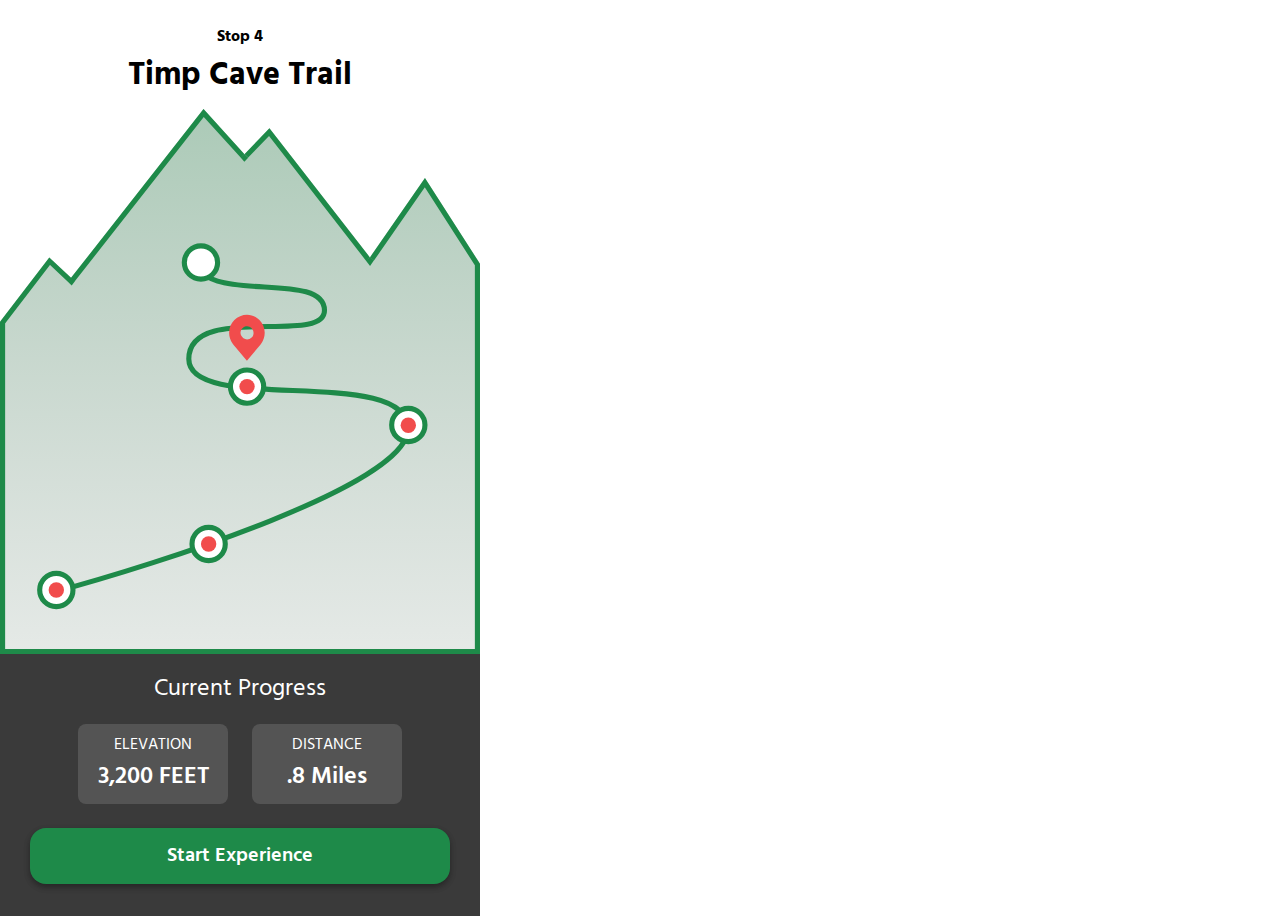
<file: index.html>
<!DOCTYPE html>
<html lang="en">
<head>
    <meta charset="UTF-8">
    <meta http-equiv="X-UA-Compatible" content="IE=edge">
    <meta name="viewport" content="width=device-width, initial-scale=1.0">
    <link rel="stylesheet" href="./css/style.css">
    <title>Word Scramble Test</title>
</head>
<body>
    <!-- Heading -->
    <h2 class="progress-heading-stop">Stop 4</h2>
    <h1 class="progress-heading">Timp Cave Trail</h1>

    <!-- Mountain progress svg -->
    <img class="progress-image" src="./assets/Trail4.svg" alt="Trail Progress: Stop 4">

    <!-- Current Progress -->
    <div class="current-progress-container">
        <h2>Current Progress</h2>

        <div class="current-progress-info">
            <div class="current-progress-elevation">
                <p>ELEVATION</p>
                <p class="current-progress-number">3,200 FEET</p>
            </div>
            <div class="current-progress-distance">
                <p>DISTANCE</p>
                <p class="current-progress-number">.8 Miles</p>
            </div>
        </div>

        <a class="start-exp-btn" href="word-scramble2.html">Start Experience</a>
    </div>
</body>
</html>
</file>
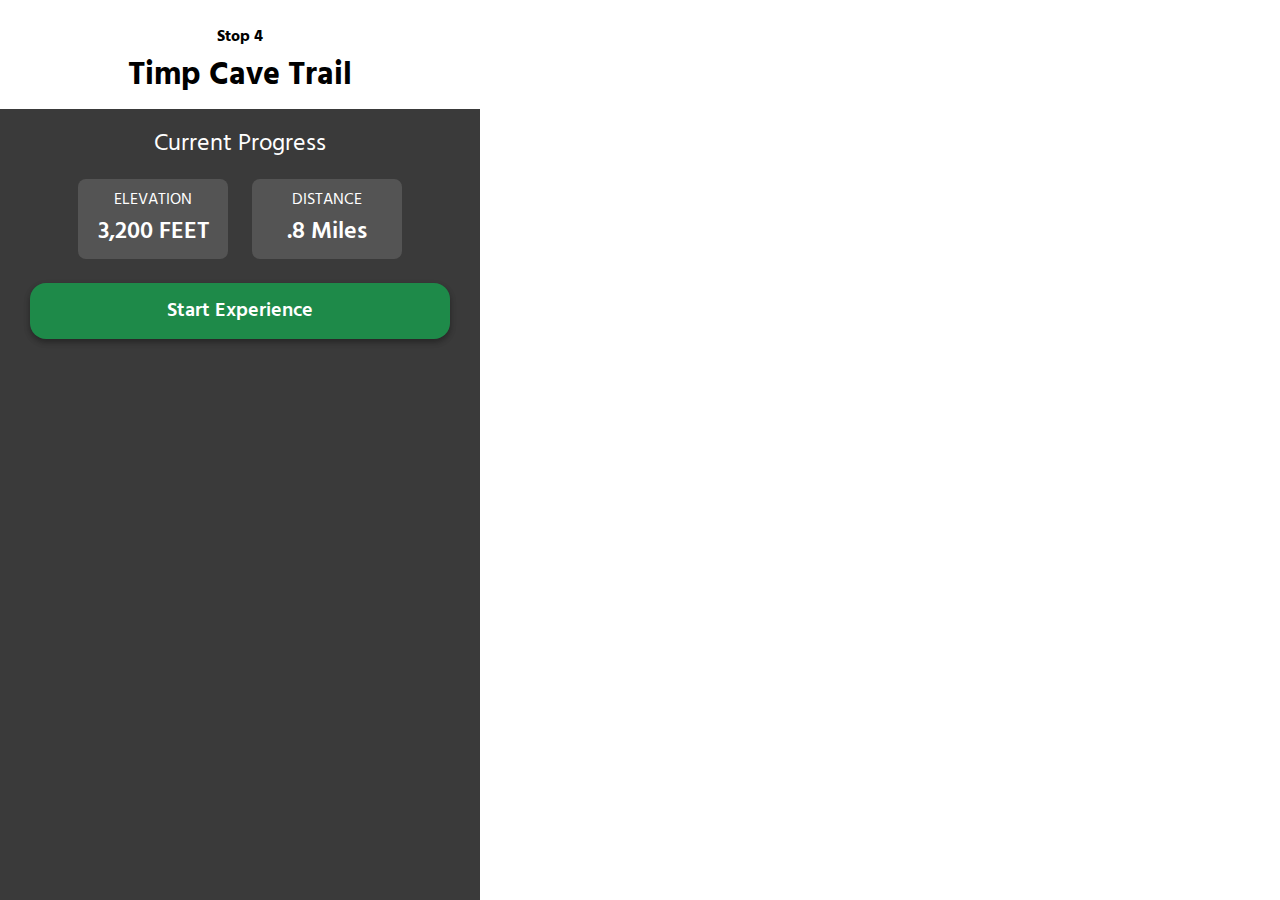
<file: word-scramble.html>
<!DOCTYPE html>
<html lang="en">
<head>
    <meta charset="UTF-8">
    <meta http-equiv="X-UA-Compatible" content="IE=edge">
    <meta name="viewport" content="width=device-width, initial-scale=1.0">
    <link rel="stylesheet" href="./css/style.css">
    <title>Word Scramble Test</title>
</head>
<body>
    <!-- Heading -->
    <h2 class="progress-heading-stop">Stop 4</h2>
    <h1 class="progress-heading">Timp Cave Trail</h1>

    <!-- Mountain progress svg -->
    <!-- <img class="progress-image" src="./assets/Trail4.svg" alt="Trail Progress: Stop 4"> -->

    <!-- Current Progress -->
    <div class="current-progress-container">
        <h2>Current Progress</h2>

        <div class="current-progress-info">
            <div class="current-progress-elevation">
                <p>ELEVATION</p>
                <p class="current-progress-number">3,200 FEET</p>
            </div>
            <div class="current-progress-distance">
                <p>DISTANCE</p>
                <p class="current-progress-number">.8 Miles</p>
            </div>
        </div>

        <a class="start-exp-btn" href="word-scramble2.html">Start Experience</a>
    </div>
</body>
</html>
</file>
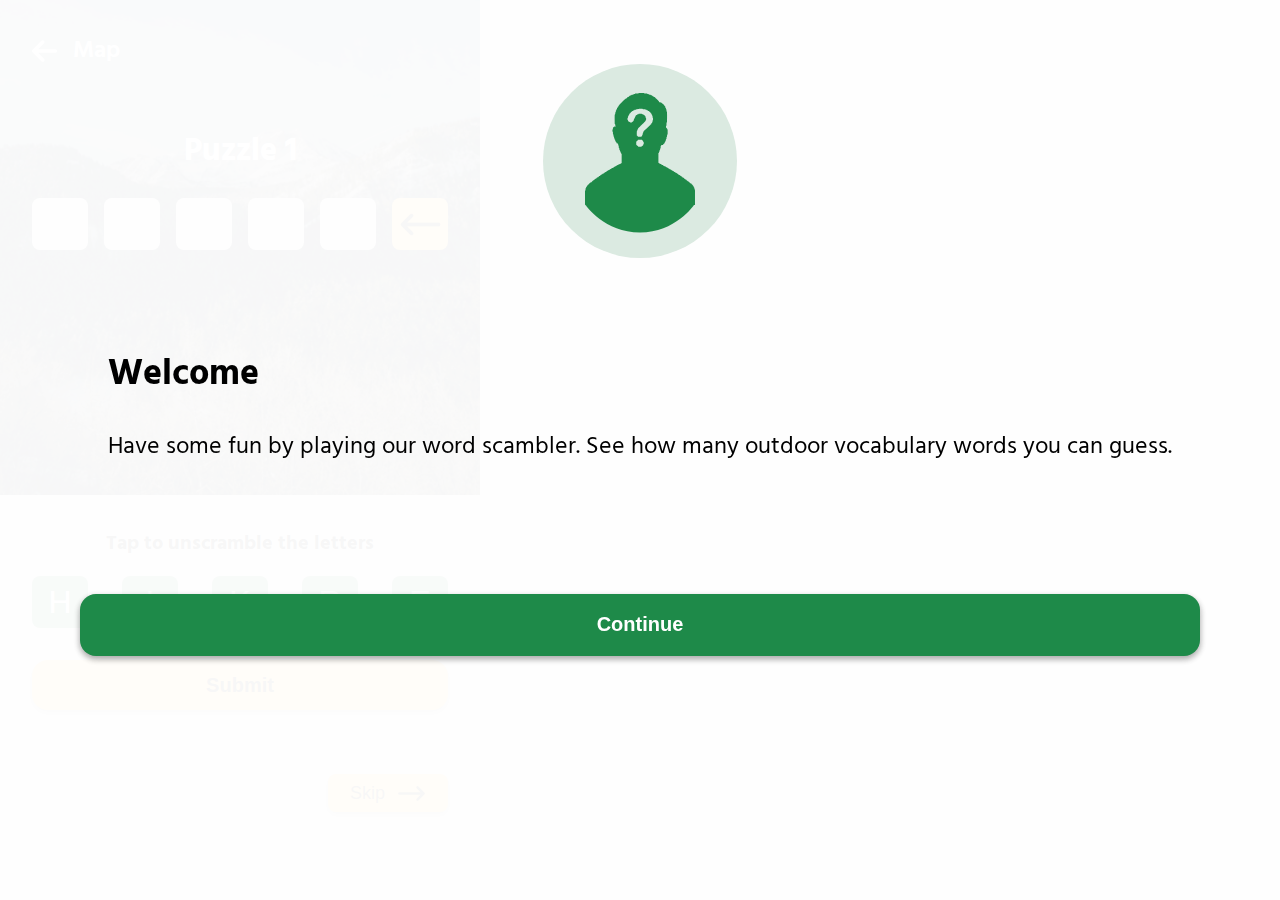
<file: word-scramble2.html>
<!DOCTYPE html>
<html lang="en">
<head>
    <meta charset="UTF-8">
    <meta http-equiv="X-UA-Compatible" content="IE=edge">
    <meta name="viewport" content="width=device-width, initial-scale=1.0">
    <link rel="stylesheet" href="./css/word-scramble.css">
    <title>Word Scramble Test - Page 2</title>
</head>
<body>
    

    <div class="game-container">
        <div class="word-guess-container">
            <div class="back-to-map-container">
                <a href="./index.html">
                    <img src="../assets/arrow-left-solid.svg" alt="Back arrow">
                    Map
                </a>
            </div>

            <h1 id="puzzle-number">Puzzle 1</h1>
            <div class="word-guess-row">
                <div class="letter-tile" id="letter-tile1"></div>
                <div class="letter-tile" id="letter-tile2"></div>
                <div class="letter-tile" id="letter-tile3"></div>
                <div class="letter-tile" id="letter-tile4"></div>
                <div class="letter-tile" id="letter-tile5"></div>
                <button id="backspace-btn">
                    <img src="./assets/backspace-arrow.svg" alt="Backspace arrow">
                </button>
            </div>
        </div>

        <div class="scrambled-letters-container">
            <h2>Tap to unscramble the letters</h2>
            <div class="scrambled-letters-row">
                <button class="letter-btn" id="letter-btn1"></button>
                <button class="letter-btn" id="letter-btn2"></button>
                <button class="letter-btn" id="letter-btn3"></button>
                <button class="letter-btn" id="letter-btn4"></button>
                <button class="letter-btn" id="letter-btn5"></button>
            </div>

            <button id="submit-guess-btn">Submit</button>
            <div class="skip-word-btn-container">
                <button id="skip-word-btn">
                    Skip 
                    <img src="./assets/skip-arrow.svg" alt="Skip Arrow">
                </button>
            </div>
            
        </div>
    </div>


    <!-- Welcome Modal -->
    <div class="modal" id="welcome-modal">
        <div class="modal-content">
            <img src="./assets/word-scramble.svg" alt="Word Scramble Graphic">

            <div class="modal-content-text">
                <h1>Welcome</h1>
                <p>Have some fun by playing our word scambler. See how many outdoor vocabulary words you can guess.</p>
            </div>

            <button id="close-modal-btn">Continue</button>
        </div>
    </div>

    <!-- Success Modal -->
    <div class="modal" id="success-modal">
        <div class="modal-content">
            <img src="./assets/thumbs-up.svg" alt="Thumbs Up Graphic">

            <div class="modal-content-text">
                <h1>Awesome Job!</h1>
                <p>You guessed the word correctly! You are crushing it!</p>
            </div>

            <button id="next-word-btn">Next Word</button>
        </div>
    </div>

    <!-- Try Again Modal -->
    <div class="modal" id="try-again-modal">
        <div class="modal-content">
            <img src="./assets/thumbs-down.svg" alt="Thumbs Down Graphic">

            <div class="modal-content-text">
                <h1>So Close!</h1>
                <p>You guessed the word incorrectly. You are almost there. Don't give up!</p>
            </div>

            <button id="try-again-btn">Try Again</button>
        </div>
    </div>

    <!-- Score Modal -->
    <div class="modal" id="score-modal">
        <div class="modal-content">
            <img src="./assets/trophy.svg" alt="Thumbs Down Graphic">

            <div class="modal-content-text">
                <h1 id="final-score"></h1>
                <p>Thank you for playing! Feel free to click the button below and try again!</p>
            </div>

            <button id="refresh-btn">Play Again</button>
        </div>
    </div>

    <script src="./js/word-scramble.js"></script>
</body>
</html>
</file>
<file: css/style.css>
@import url('https://fonts.googleapis.com/css2?family=Hind:wght@400;600&display=swap');

* {
    box-sizing: border-box;
}

body {
    display: flex;
    flex-direction: column;
    align-items: center;
    font-family: 'Hind', sans-serif;
    height: 100vh;
    max-width: 480px;
    margin: 0;
}

.progress-heading-stop {
    font-size: 1rem;
    margin: 1.5rem 0 0 0;
}
.progress-heading {
    margin: 0 0 .5rem 0;
}

.progress-image {
    width: 100%;
}

.current-progress-container {
    display: flex;
    flex-direction: column;
    align-items: center;
    width: 100%;
    height: inherit;
    background-color: #3a3a3a;
    color: #fff;
}
.current-progress-container h2 {
    font-weight: 400;
    margin: 1rem 0 1rem 0;
}
.current-progress-info {
    display: flex;
    justify-content: space-between;
    margin: 0 0 1.5rem 0;
    padding: 0;
}
.current-progress-info div {
    display: flex;
    flex-direction: column;
    align-items: center;
    margin: 0 .75rem;
    padding: .5rem 1rem;
    width: 150px;
    border-radius: 8px;
    background-color: rgba(196, 196, 196, .19);
}
.current-progress-info div p {
    margin: 0;
    text-align: center;
}
.current-progress-number {
    font-size: 24px;
    font-weight: 600;
}

.start-exp-btn {
    text-decoration: none;
    padding: .75rem;
    margin-bottom: 2rem;
    width: 87.5%;
    border-radius: 16px;
    background-color: #1E8A49;
    color: #fff;
    font-size: 20px;
    font-weight: 600;
    text-align: center;
    box-shadow: rgba(0, 0, 0, 0.16) 0px 3px 6px, rgba(0, 0, 0, 0.23) 0px 3px 6px;
}



/* Media Queries */
@media only screen and (max-width: 330px) {
    .current-progress-info div {
        width: 60%;
    }
}
</file>
<file: css/word-scramble.css>
@import url('https://fonts.googleapis.com/css2?family=Hind:wght@400;600&display=swap');

* {
    box-sizing: border-box;
}

body {
    display: flex;
    flex-direction: column;
    align-items: center;
    font-family: 'Hind', sans-serif;
    height: 100vh;
    max-width: 480px;
    margin: 0;
    background-color: #e0e0e0;
    color: #fff;
}

.modal {
    display: block;
    position: fixed;
    z-index: 99;
    left: 0;
    top: 0;
    width: 100%;
    height: 100%;
    overflow: auto;
    background-color: rgba(255, 255, 255, 0.97);
    color: #000;
}
.modal-content {
    display: flex;
    flex-direction: column;
    align-items: center;
    margin: 0;
    padding: 0;
}
.modal-content img {
    margin: 4rem 0;
}
.modal-content-text {
    display: flex;
    flex-direction: column;
    margin: 0 2rem;
}
.modal-content-text h1 {
    font-size: 36px;
}
.modal-content-text p {
    font-size: 24px;
    margin: 0;
}
.modal-content button {
    margin: 8rem 0 3rem 0;
    padding: 1.2rem;
    width: 87.5%;
    border: none;
    border-radius: 16px;
    background-color: #1E8A49;
    color: #fff;
    font-size: 20px;
    font-weight: 600;
    text-align: center;
    box-shadow: rgba(0, 0, 0, 0.16) 0px 3px 6px, rgba(0, 0, 0, 0.23) 0px 3px 6px;
}
#success-modal, #try-again-modal, #score-modal {
    display: none;
}
/* fade out animation when modal is closed */
.fade-out {
    animation: fadeOut .3s linear;
}
@keyframes fadeOut {
    0% { opacity: 1;}
    50% { opacity: .5;}
    100% {opacity: 0;}
}

.back-to-map-container {
    display: flex;
    justify-content: start;
    align-items: flex-start;
    width: 100%;
    /* margin: 2rem 0 0 0; */
    z-index: 1;
}
.back-to-map-container a {
    display: flex;
    text-decoration: none;
    color: #fff;
    font-size: 24px;
    font-weight: 600;
}
.back-to-map-container img {
    width: 25px;
    margin-right: 1rem;
}

/* game styles */
.game-container {
    height: 100%;
    width: 100%;
}

.word-guess-container {
    height: 55%;
    background: url(../assets/word-scramble-mountains.jpg) no-repeat center;
    background-size: cover;
    box-shadow:inset 0 0 0 2000px rgba(0, 0, 0, .40);
    padding: 2rem;
}
.word-guess-container h1 {
    text-align: center;
    margin-top: 3.5rem;
}
.word-guess-row {
    display: flex;
    justify-content: space-between;
}
.letter-tile {
    height: 52px;
    width: 56px;
    background-color: #e0e0e0;
    border-radius: 8px;
}
#backspace-btn {
    display: flex;
    justify-content: center;
    align-items: center;
    height: 52px;
    width: 56px;
    background-color: #f6b640;
    color: #000;
    border: none;
    border-radius: 8px;
}

.scrambled-letters-container {
    display: flex;
    flex-direction: column;
    padding: 1rem 2rem 2rem 2rem;
}
.scrambled-letters-container h2 {
    font-size: 20px;
    text-align: center;
    color: #000;
}
.scrambled-letters-row {
    display: flex;
    justify-content: space-between;
}
.letter-btn {
    display: flex;
    justify-content: center;
    align-items: center;
    height: 52px;
    width: 56px;
    background-color: #2f744a;
    color: #fff;
    text-transform: uppercase;
    font-size: 32px;
    font-weight: 400;
    border: none;
    border-radius: 8px;
}
.clicked-letter-btn {
    height: 52px;
    width: 56px;
    background-color: #bcbbbb;
    color: #bcbbbb;
    border: none;
    border-radius: 8px;
}
#submit-guess-btn {
    margin: 2rem 0;
    height: 50px;
    background-color: #f6b640;
    color: #000;
    font-size: 20px;
    font-weight: 600;
    border: none;
    border-radius: 16px;
    box-shadow: rgba(0, 0, 0, 0.16) 0px 3px 6px, rgba(0, 0, 0, 0.23) 0px 3px 6px;
}
.skip-word-btn-container {
    display: flex;
    flex-direction: row;
    justify-content: end;
    margin: 2rem 0;
    width: 100%;
}
#skip-word-btn {
    display: flex;
    justify-content: space-around;
    align-items: center;
    height: 38px;
    width: 120px;
    background-color: #f6b640;
    color: #000;
    font-size: 18px;
    border: none;
    border-radius: 8px;
    padding: .5rem 1rem;
    box-shadow: rgba(0, 0, 0, 0.16) 0px 3px 6px, rgba(0, 0, 0, 0.23) 0px 3px 6px;
    touch-action: manipulation;
}
</file>
